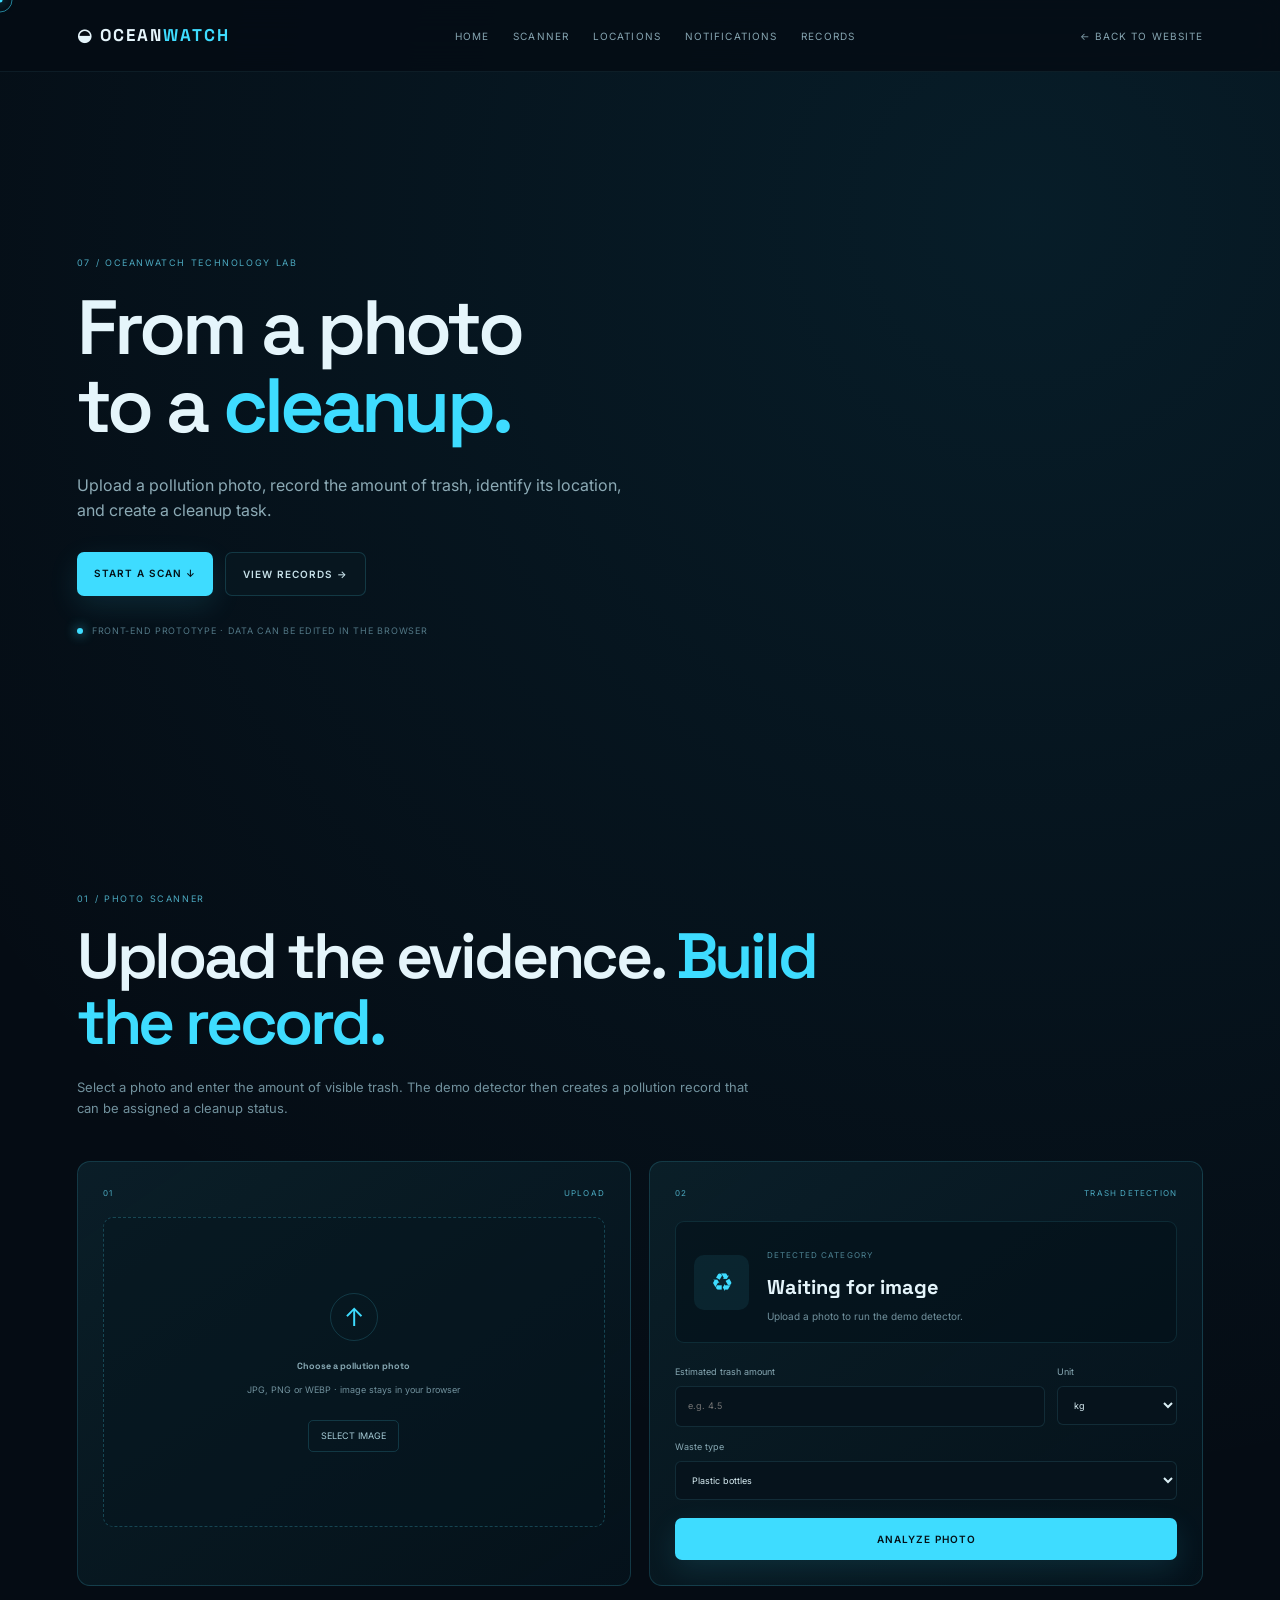
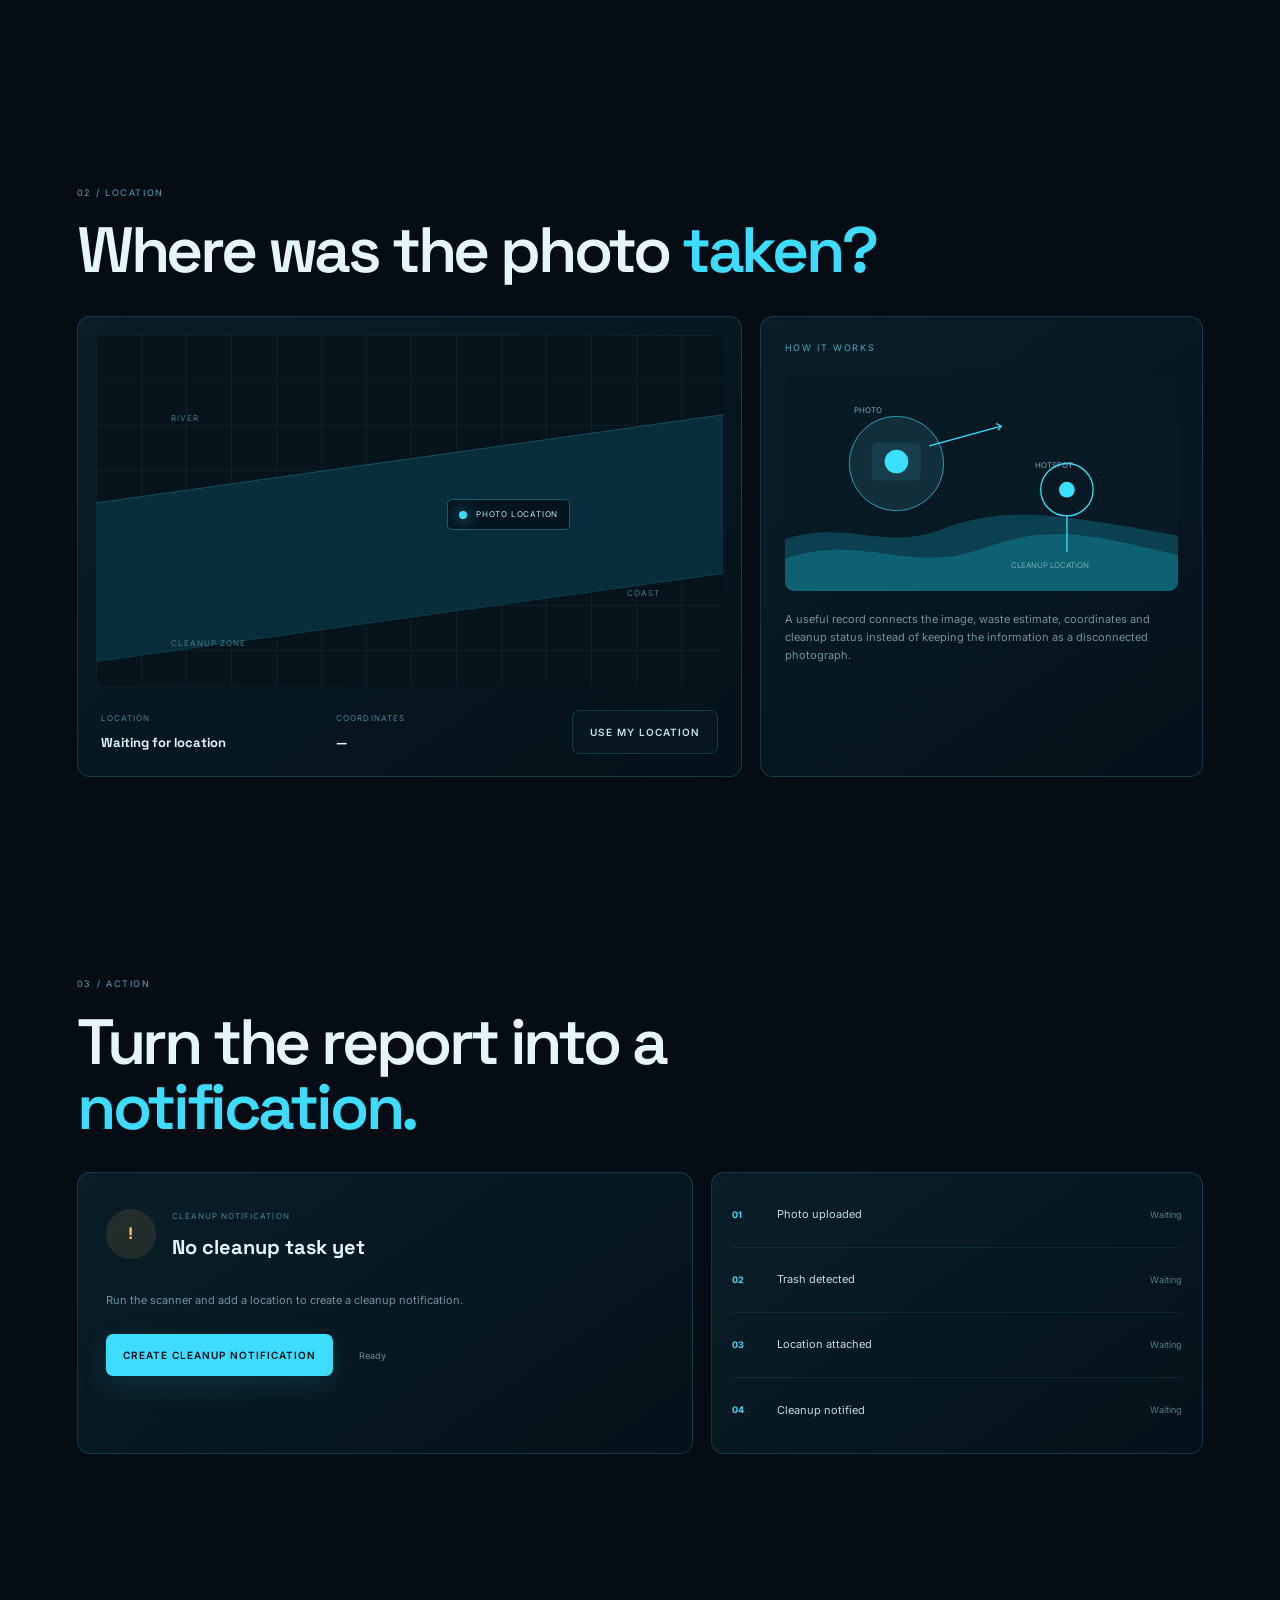
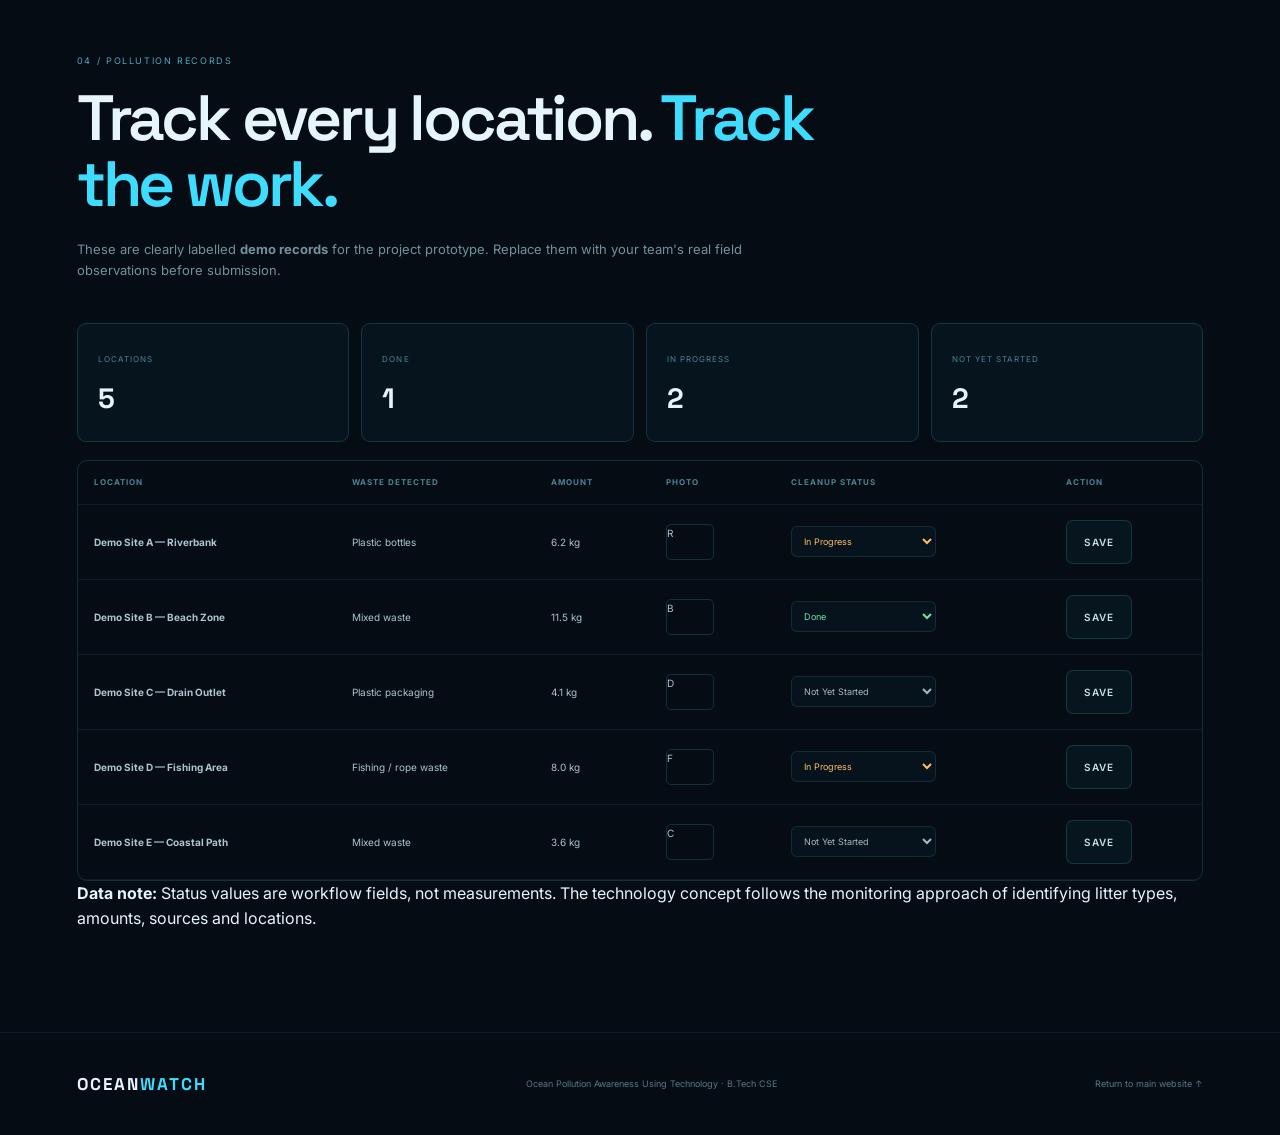
<file: technology.html>
<!DOCTYPE html>
<html lang="en">
<head>
    <meta charset="UTF-8">
    <meta name="viewport" content="width=device-width, initial-scale=1.0">

    <title>OceanWatch Technology Lab</title>

    <link rel="preconnect" href="https://fonts.googleapis.com">
    <link rel="preconnect" href="https://fonts.gstatic.com" crossorigin>
    <link
        href="https://fonts.googleapis.com/css2?family=Inter:wght@400;500;600;700&family=Space+Grotesk:wght@500;600;700&display=swap"
        rel="stylesheet"
    >

    <link rel="stylesheet" href="technology.css">
</head>

<body>
    <!-- Custom cursor -->
    <div class="cursor">
        <span class="cursor-dot"></span>
        <span class="cursor-ring"></span>
    </div>

    <!-- Navigation -->
    <header class="site-header">
        <a class="brand" href="index.html">
            ◒ OCEAN<span>WATCH</span>
        </a>

        <nav class="main-nav">
            <a href="index.html">Home</a>
            <a href="#scanner">Scanner</a>
            <a href="#locations">Locations</a>
            <a href="#notifications">Notifications</a>
            <a href="#records">Records</a>
        </nav>

        <a class="back-link" href="index.html">
            ← Back to website
        </a>
    </header>

    <main>
        <!-- Hero -->
        <section class="hero">
            <div class="hero-copy">
                <p class="eyebrow">07 / OCEANWATCH TECHNOLOGY LAB</p>

                <h1>
                    From a photo
                    <br>
                    to a <span>cleanup.</span>
                </h1>

                <p class="hero-description">
                    Upload a pollution photo, record the amount of trash,
                    identify its location, and create a cleanup task.
                </p>

                <div class="hero-buttons">
                    <a class="button primary" href="#scanner">
                        Start a scan ↓
                    </a>

                    <a class="button secondary" href="#records">
                        View records →
                    </a>
                </div>

                <div class="hero-note">
                    <span class="live-dot"></span>
                    Front-end prototype · data can be edited in the browser
                </div>
            </div>


        </section>

        <!-- Main scanner -->
        <section class="page-section" id="scanner">
            <div class="section-heading">
                <p class="eyebrow">01 / PHOTO SCANNER</p>

                <h2>
                    Upload the evidence.
                    <span>Build the record.</span>
                </h2>

                <p>
                    Select a photo and enter the amount of visible trash.
                    The demo detector then creates a pollution record that
                    can be assigned a cleanup status.
                </p>
            </div>

            <div class="scanner-layout">
                <!-- Upload panel -->
                <article class="panel upload-panel">
                    <div class="panel-topline">
                        <span>01</span>
                        <span>UPLOAD</span>
                    </div>

                    <label class="upload-area" for="photoInput">
                        <div class="upload-icon">↑</div>

                        <strong>Choose a pollution photo</strong>

                        <small>
                            JPG, PNG or WEBP · image stays in your browser
                        </small>

                        <span class="upload-button">
                            Select image
                        </span>
                    </label>

                    <input
                        id="photoInput"
                        type="file"
                        accept="image/png,image/jpeg,image/webp"
                        hidden
                    >

                    <div class="preview-box" id="previewBox">
                        <span>No image selected</span>
                    </div>
                </article>

                <!-- Detection panel -->
                <article class="panel detection-panel">
                    <div class="panel-topline">
                        <span>02</span>
                        <span>TRASH DETECTION</span>
                    </div>

                    <div class="detection-result">
                        <div class="trash-icon">♻</div>

                        <div>
                            <small>DETECTED CATEGORY</small>
                            <h3 id="trashType">Waiting for image</h3>
                            <p id="detectionMessage">
                                Upload a photo to run the demo detector.
                            </p>
                        </div>
                    </div>

                    <div class="field-row">
                        <label>
                            Estimated trash amount
                            <input
                                id="trashAmount"
                                type="number"
                                min="0"
                                step="0.1"
                                placeholder="e.g. 4.5"
                            >
                        </label>

                        <label>
                            Unit
                            <select id="trashUnit">
                                <option value="kg">kg</option>
                                <option value="items">items</option>
                                <option value="bags">bags</option>
                            </select>
                        </label>
                    </div>

                    <label class="full-field">
                        Waste type
                        <select id="wasteType">
                            <option>Plastic bottles</option>
                            <option>Plastic packaging</option>
                            <option>Fishing / rope waste</option>
                            <option>Mixed waste</option>
                            <option>Glass / metal</option>
                            <option>Other</option>
                        </select>
                    </label>

                    <button class="button primary full-button" id="analyzeButton">
                        Analyze photo
                    </button>
                </article>
            </div>
        </section>

        <!-- Location -->
        <section class="page-section" id="locations">
            <div class="section-heading compact">
                <p class="eyebrow">02 / LOCATION</p>

                <h2>
                    Where was the photo
                    <span>taken?</span>
                </h2>
            </div>

            <div class="location-layout">
                <article class="panel location-panel">
                    <div class="location-map">
                        <div class="map-grid"></div>
                        <div class="map-water"></div>

                        <div class="map-pin">
                            <span></span>
                            PHOTO LOCATION
                        </div>

                        <div class="map-label label-one">RIVER</div>
                        <div class="map-label label-two">COAST</div>
                        <div class="map-label label-three">CLEANUP ZONE</div>
                    </div>

                    <div class="location-details">
                        <div>
                            <small>LOCATION</small>
                            <strong id="locationText">
                                Waiting for location
                            </strong>
                        </div>

                        <div>
                            <small>COORDINATES</small>
                            <strong id="coordinateText">
                                —
                            </strong>
                        </div>

                        <button class="button secondary" id="locationButton">
                            Use my location
                        </button>
                    </div>
                </article>

                <article class="panel image-story">
                    <p class="eyebrow">HOW IT WORKS</p>

                    <div class="story-image">
                        <svg viewBox="0 0 600 330" role="img" aria-label="Illustration of a pollution photo becoming a map record">
                            <rect width="600" height="330" rx="18" fill="#071923"/>
                            <path d="M0 250 C100 220 150 270 240 235 S410 210 600 245 V330 H0Z" fill="#0a4050"/>
                            <path d="M0 280 C120 240 190 305 300 265 S470 245 600 275 V330 H0Z" fill="#0d6172"/>

                            <circle cx="170" cy="135" r="72" fill="#102f3b" stroke="#35d8fa"/>
                            <rect x="132" y="103" width="75" height="58" rx="8" fill="#183e4c"/>
                            <circle cx="170" cy="132" r="18" fill="#39dfff"/>
                            <path d="M220 108 L330 78" stroke="#39dfff" stroke-width="2"/>
                            <path d="M330 78 L322 74 M330 78 L325 84" stroke="#39dfff" stroke-width="2"/>

                            <circle cx="430" cy="175" r="40" fill="#081923" stroke="#39dfff" stroke-width="2"/>
                            <circle cx="430" cy="175" r="12" fill="#39dfff"/>
                            <path d="M430 215 L430 270" stroke="#39dfff" stroke-width="2"/>

                            <text x="106" y="58" fill="#76a8b6" font-size="12" font-family="Inter">PHOTO</text>
                            <text x="382" y="142" fill="#76a8b6" font-size="12" font-family="Inter">HOTSPOT</text>
                            <text x="344" y="295" fill="#76a8b6" font-size="12" font-family="Inter">CLEANUP LOCATION</text>
                        </svg>
                    </div>

                    <p>
                        A useful record connects the image, waste estimate,
                        coordinates and cleanup status instead of keeping
                        the information as a disconnected photograph.
                    </p>
                </article>
            </div>
        </section>

        <!-- Notification -->
        <section class="page-section" id="notifications">
            <div class="section-heading compact">
                <p class="eyebrow">03 / ACTION</p>

                <h2>
                    Turn the report into a
                    <span>notification.</span>
                </h2>
            </div>

            <div class="action-grid">
                <article class="panel notification-panel">
                    <div class="notification-top">
                        <div class="notification-symbol">!</div>

                        <div>
                            <small>CLEANUP NOTIFICATION</small>
                            <h3 id="notificationTitle">
                                No cleanup task yet
                            </h3>
                        </div>
                    </div>

                    <p id="notificationText">
                        Run the scanner and add a location to create a
                        cleanup notification.
                    </p>

                    <button class="button primary" id="notifyButton">
                        Create cleanup notification
                    </button>

                    <div class="notification-status" id="notificationStatus">
                        Ready
                    </div>
                </article>

                <article class="panel action-steps">
                    <div class="action-step">
                        <b>01</b>
                        <span>Photo uploaded</span>
                        <em id="stepPhoto">Waiting</em>
                    </div>

                    <div class="action-step">
                        <b>02</b>
                        <span>Trash detected</span>
                        <em id="stepTrash">Waiting</em>
                    </div>

                    <div class="action-step">
                        <b>03</b>
                        <span>Location attached</span>
                        <em id="stepLocation">Waiting</em>
                    </div>

                    <div class="action-step">
                        <b>04</b>
                        <span>Cleanup notified</span>
                        <em id="stepNotify">Waiting</em>
                    </div>
                </article>
            </div>
        </section>

        <!-- Records -->
        <section class="page-section" id="records">
            <div class="section-heading">
                <p class="eyebrow">04 / POLLUTION RECORDS</p>

                <h2>
                    Track every location.
                    <span>Track the work.</span>
                </h2>

                <p>
                    These are clearly labelled <b>demo records</b> for the
                    project prototype. Replace them with your team's real
                    field observations before submission.
                </p>
            </div>

            <div class="record-summary">
                <div>
                    <small>LOCATIONS</small>
                    <strong id="recordCount">0</strong>
                </div>

                <div>
                    <small>DONE</small>
                    <strong id="doneCount">0</strong>
                </div>

                <div>
                    <small>IN PROGRESS</small>
                    <strong id="progressCount">0</strong>
                </div>

                <div>
                    <small>NOT YET STARTED</small>
                    <strong id="notStartedCount">0</strong>
                </div>
            </div>

            <div class="records-table-wrap">
                <table class="records-table">
                    <thead>
                        <tr>
                            <th>Location</th>
                            <th>Waste detected</th>
                            <th>Amount</th>
                            <th>Photo</th>
                            <th>Cleanup status</th>
                            <th>Action</th>
                        </tr>
                    </thead>

                    <tbody id="recordsBody">
                        <!-- JavaScript inserts the demo records here -->
                    </tbody>
                </table>
            </div>

            <div class="records-note">
                <strong>Data note:</strong>
                Status values are workflow fields, not measurements.
                The technology concept follows the monitoring approach of
                identifying litter types, amounts, sources and locations.
            </div>
        </section>
    </main>

    <footer class="site-footer">
        <div class="brand">
            OCEAN<span>WATCH</span>
        </div>

        <p>
            Ocean Pollution Awareness Using Technology · B.Tech CSE
        </p>

        <a href="index.html">
            Return to main website ↑
        </a>
    </footer>

    <script src="technology.js"></script>
</body>
</html>
</file>
<file: technology.css>
/* ==========================================================
   OceanWatch Technology Lab
   This stylesheet is intentionally written in sections so that
   students can easily understand and edit the design.
   ========================================================== */

/* ---------- Base ---------- */

:root {
    --background: #050c14;
    --panel: #071923;
    --panel-light: #0b2430;
    --line: rgba(72, 209, 239, 0.18);
    --text: #e5f5fb;
    --muted: #71919d;
    --cyan: #3edcff;
    --green: #6fe4a8;
    --orange: #ffbd65;
    --red: #ff7373;
}

* {
    box-sizing: border-box;
}

html {
    scroll-behavior: smooth;
}

body {
    margin: 0;
    background:
        radial-gradient(circle at 80% 5%, rgba(24, 167, 207, 0.11), transparent 30%),
        var(--background);
    color: var(--text);
    font-family: "Inter", Arial, sans-serif;
    line-height: 1.6;
}

a {
    color: inherit;
}

button,
input,
select {
    font: inherit;
}

/* ---------- Header ---------- */

.site-header {
    position: sticky;
    top: 0;
    z-index: 20;

    min-height: 72px;
    padding: 0 6vw;

    display: flex;
    align-items: center;
    justify-content: space-between;
    gap: 24px;

    background: rgba(5, 12, 20, 0.86);
    border-bottom: 1px solid rgba(120, 220, 240, 0.08);
    backdrop-filter: blur(18px);
}

.brand {
    text-decoration: none;
    font-family: "Space Grotesk", sans-serif;
    font-size: 17px;
    font-weight: 700;
    letter-spacing: 0.12em;
}

.brand span {
    color: var(--cyan);
}

.main-nav {
    display: flex;
    gap: 24px;
}

.main-nav a,
.back-link {
    color: #86a5b1;
    font-size: 10px;
    text-decoration: none;
    text-transform: uppercase;
    letter-spacing: 0.11em;
}

.main-nav a:hover,
.back-link:hover {
    color: var(--cyan);
}

/* ---------- Hero ---------- */

.hero {
    max-width: 1400px;
    margin: 0 auto;

    min-height: 720px;
    padding: 110px 6vw 80px;

    display: grid;
    grid-template-columns: 1fr 0.9fr;
    align-items: center;
    gap: 70px;
}

.eyebrow {
    margin: 0 0 18px;

    color: #4ca9c0;
    font-size: 9px;
    letter-spacing: 0.18em;
}

.hero h1,
.section-heading h2 {
    margin: 0;

    font-family: "Space Grotesk", sans-serif;
    font-weight: 600;
    line-height: 1.02;
    letter-spacing: -0.05em;
}

.hero h1 {
    max-width: 720px;
    font-size: clamp(48px, 6vw, 88px);
}

.hero h1 span,
.section-heading h2 span {
    color: var(--cyan);
}

.hero-description {
    max-width: 590px;
    margin: 28px 0;

    color: #8caab5;
    font-size: 16px;
}

.hero-buttons {
    display: flex;
    flex-wrap: wrap;
    gap: 12px;
}

.button {
    border: 0;
    border-radius: 7px;

    padding: 13px 17px;

    cursor: pointer;
    text-decoration: none;

    font-size: 10px;
    font-weight: 600;
    letter-spacing: 0.1em;
    text-transform: uppercase;

    transition:
        transform 180ms ease,
        box-shadow 180ms ease,
        border-color 180ms ease;
}

.button:hover {
    transform: translateY(-2px);
}

.button.primary {
    background: var(--cyan);
    color: #031017;
    box-shadow: 0 10px 30px rgba(62, 220, 255, 0.12);
}

.button.secondary {
    border: 1px solid var(--line);
    background: rgba(8, 24, 33, 0.8);
    color: #c6e0e8;
}

.hero-note {
    display: flex;
    align-items: center;
    gap: 9px;

    margin-top: 28px;

    color: #527785;
    font-size: 9px;
    letter-spacing: 0.08em;
    text-transform: uppercase;
}

.live-dot {
    width: 6px;
    height: 6px;
    border-radius: 50%;
    background: var(--cyan);
    box-shadow: 0 0 12px var(--cyan);
}

/* ---------- Page sections ---------- */

.page-section {
    max-width: 1400px;
    margin: 0 auto;
    padding: 100px 6vw;
}

.section-heading {
    max-width: 800px;
    margin-bottom: 42px;
}

.section-heading h2 {
    font-size: clamp(38px, 5vw, 67px);
}

.section-heading > p:last-child {
    max-width: 690px;
    margin-top: 22px;

    color: var(--muted);
    font-size: 13px;
}

.section-heading.compact {
    margin-bottom: 32px;
}

/* ---------- Panels ---------- */

.panel {
    border: 1px solid var(--line);
    border-radius: 13px;

    background:
        linear-gradient(
            145deg,
            rgba(11, 32, 42, 0.92),
            rgba(5, 18, 27, 0.9)
        );

    overflow: hidden;
}

.panel-topline {
    display: flex;
    justify-content: space-between;

    padding-bottom: 18px;

    color: #4ca9c0;
    font-size: 8px;
    letter-spacing: 0.15em;
}

/* ---------- Scanner ---------- */

.scanner-layout {
    display: grid;
    grid-template-columns: 1fr 1fr;
    gap: 18px;
}

.upload-panel,
.detection-panel {
    padding: 25px;
}

.upload-area {
    min-height: 310px;

    display: flex;
    flex-direction: column;
    align-items: center;
    justify-content: center;
    gap: 10px;

    border: 1px dashed rgba(72, 209, 239, 0.25);
    border-radius: 10px;

    cursor: pointer;

    background: rgba(6, 22, 31, 0.55);

    transition:
        border-color 200ms ease,
        background 200ms ease;
}

.upload-area:hover {
    border-color: var(--cyan);
    background: rgba(20, 67, 80, 0.25);
}

.upload-icon {
    width: 48px;
    height: 48px;

    display: grid;
    place-items: center;

    border: 1px solid var(--line);
    border-radius: 50%;

    color: var(--cyan);
    font-size: 25px;
}

.upload-area strong {
    margin-top: 8px;
    font-family: "Space Grotesk", sans-serif;
}

.upload-area small {
    color: var(--muted);
    font-size: 9px;
}

.upload-button {
    margin-top: 12px;
    padding: 8px 12px;

    border: 1px solid var(--line);
    border-radius: 5px;

    color: #a6cbd6;
    font-size: 9px;
    text-transform: uppercase;
}

.preview-box {
    display: none;
    margin-top: 14px;
    overflow: hidden;
    border-radius: 8px;
    border: 1px solid var(--line);
}

.preview-box.visible {
    display: block;
}

.preview-box img {
    display: block;
    width: 100%;
    max-height: 250px;
    object-fit: cover;

    animation: imageFade 450ms ease;
}

.preview-box span {
    display: block;
    padding: 12px;
    color: var(--muted);
    font-size: 9px;
}

@keyframes imageFade {
    from {
        opacity: 0;
        transform: scale(1.04);
    }

    to {
        opacity: 1;
        transform: scale(1);
    }
}

/* ---------- Detection ---------- */

.detection-result {
    min-height: 110px;
    margin: 4px 0 22px;
    padding: 18px;

    display: flex;
    align-items: center;
    gap: 18px;

    border: 1px solid rgba(72, 209, 239, 0.12);
    border-radius: 9px;

    background: rgba(4, 18, 26, 0.6);
}

.trash-icon {
    width: 55px;
    height: 55px;

    display: grid;
    place-items: center;

    border-radius: 10px;

    background: rgba(62, 220, 255, 0.08);
    color: var(--cyan);
    font-size: 25px;
}

.detection-result small,
.notification-panel small,
.record-summary small,
.location-details small {
    color: #4d8292;
    font-size: 8px;
    letter-spacing: 0.13em;
}

.detection-result h3 {
    margin: 5px 0;

    font-family: "Space Grotesk", sans-serif;
    font-size: 20px;
}

.detection-result p {
    margin: 0;
    color: var(--muted);
    font-size: 10px;
}

.field-row {
    display: grid;
    grid-template-columns: 1fr 120px;
    gap: 12px;
}

label {
    color: #88a9b4;
    font-size: 9px;
}

input,
select {
    width: 100%;
    margin-top: 7px;

    border: 1px solid rgba(91, 198, 220, 0.14);
    border-radius: 6px;

    padding: 12px;

    outline: none;

    background: #06131c;
    color: #d9eef4;
}

input:focus,
select:focus {
    border-color: rgba(62, 220, 255, 0.55);
}

.full-field {
    display: block;
    margin-top: 13px;
}

.full-button {
    width: 100%;
    margin-top: 18px;
}

/* ---------- Location ---------- */

.location-layout {
    display: grid;
    grid-template-columns: 1.2fr 0.8fr;
    gap: 18px;
}

.location-panel {
    padding: 18px;
}

.location-map {
    position: relative;
    height: 350px;
    overflow: hidden;

    border-radius: 9px;

    background: #07131b;
}

.map-grid {
    position: absolute;
    inset: 0;

    background-image:
        linear-gradient(
            rgba(81, 181, 202, 0.08) 1px,
            transparent 1px
        ),
        linear-gradient(
            90deg,
            rgba(81, 181, 202, 0.08) 1px,
            transparent 1px
        );

    background-size: 45px 45px;
}

.map-water {
    position: absolute;
    left: -10%;
    top: 35%;

    width: 125%;
    height: 45%;

    transform: rotate(-8deg);

    background: #092d3a;
    border-top: 1px solid rgba(64, 220, 255, 0.2);
    border-bottom: 1px solid rgba(64, 220, 255, 0.08);
}

.map-pin {
    position: absolute;
    left: 56%;
    top: 47%;

    display: flex;
    align-items: center;
    gap: 9px;

    padding: 8px 11px;

    border: 1px solid rgba(62, 220, 255, 0.35);
    border-radius: 5px;

    background: rgba(3, 17, 25, 0.85);

    color: #b8e5ee;
    font-size: 8px;
    letter-spacing: 0.1em;
}

.map-pin span {
    width: 8px;
    height: 8px;

    border-radius: 50%;

    background: var(--cyan);
    box-shadow: 0 0 16px var(--cyan);
}

.map-label {
    position: absolute;
    color: #3d7b89;
    font-size: 8px;
    letter-spacing: 0.12em;
}

.label-one {
    left: 12%;
    top: 22%;
}

.label-two {
    right: 10%;
    top: 72%;
}

.label-three {
    left: 12%;
    bottom: 10%;
}

.location-details {
    padding: 18px 5px 4px;

    display: grid;
    grid-template-columns: 1fr 1fr auto;
    align-items: end;
    gap: 18px;
}

.location-details strong {
    display: block;
    margin-top: 5px;

    font-family: "Space Grotesk", sans-serif;
    font-size: 13px;
}

/* ---------- Story image ---------- */

.image-story {
    padding: 24px;
}

.story-image {
    margin: 20px 0;
    overflow: hidden;
    border-radius: 9px;
}

.story-image svg {
    display: block;
    width: 100%;

    transition: transform 500ms ease;
}

.story-image:hover svg {
    transform: scale(1.025);
}

.image-story > p:last-child {
    color: var(--muted);
    font-size: 11px;
}

/* ---------- Notification ---------- */

.action-grid {
    display: grid;
    grid-template-columns: 1fr 0.8fr;
    gap: 18px;
}

.notification-panel {
    padding: 28px;
}

.notification-top {
    display: flex;
    gap: 16px;
    align-items: center;
}

.notification-symbol {
    width: 50px;
    height: 50px;

    display: grid;
    place-items: center;

    border-radius: 50%;

    background: rgba(255, 189, 101, 0.1);
    color: var(--orange);
    font-weight: 700;
}

.notification-panel h3 {
    margin: 4px 0;

    font-family: "Space Grotesk", sans-serif;
    font-size: 20px;
}

.notification-panel > p {
    max-width: 620px;
    margin: 25px 0;

    color: var(--muted);
    font-size: 11px;
}

.notification-status {
    display: inline-block;
    margin-left: 12px;
    padding: 8px 10px;

    color: #67909d;
    font-size: 9px;
}

.action-steps {
    padding: 10px 20px;
}

.action-step {
    min-height: 65px;

    display: grid;
    grid-template-columns: 35px 1fr auto;
    align-items: center;
    gap: 10px;

    border-bottom: 1px solid rgba(120, 220, 240, 0.08);
}

.action-step:last-child {
    border-bottom: 0;
}

.action-step b {
    color: var(--cyan);
    font-size: 9px;
}

.action-step span {
    color: #c0dbe2;
    font-size: 11px;
}

.action-step em {
    color: #577c88;
    font-size: 9px;
    font-style: normal;
}

/* ---------- Records ---------- */

.record-summary {
    display: grid;
    grid-template-columns: repeat(4, 1fr);
    gap: 12px;
    margin-bottom: 18px;
}

.record-summary > div {
    padding: 20px;

    border: 1px solid var(--line);
    border-radius: 9px;

    background: rgba(8, 26, 36, 0.65);
}

.record-summary strong {
    display: block;
    margin-top: 7px;

    font-family: "Space Grotesk", sans-serif;
    font-size: 28px;
}

.records-table-wrap {
    overflow-x: auto;

    border: 1px solid var(--line);
    border-radius: 10px;
}

.records-table {
    width: 100%;
    border-collapse: collapse;
    min-width: 900px;
}

.records-table th,
.records-table td {
    padding: 15px 16px;

    border-bottom: 1px solid rgba(120, 220, 240, 0.08);

    text-align: left;
    font-size: 10px;
}

.records-table th {
    color: #4c8493;
    font-size: 8px;
    letter-spacing: 0.13em;
    text-transform: uppercase;
}

.records-table td {
    color: #aac5cd;
}

.status-select {
    width: 145px;
    margin: 0;

    padding: 8px;

    font-size: 9px;
}

.record-photo {
    width: 48px;
    height: 36px;

    object-fit: cover;

    border-radius: 5px;
    border: 1px solid var(--line);
}

.status-done {
    color: var(--green) !important;
}

.status-progress {
    color: var(--orange) !important;
}

.status-not-started {
    color: #a3bac2 !important;
}

.record-note {
    margin-top: 16px;
    padding: 15px;

    border-left: 2px solid var(--cyan);

    color: #6d8f9a;
    font-size: 10px;

    background: rgba(43, 169, 198, 0.05);
}

/* ---------- Footer ---------- */

.site-footer {
    padding: 35px 6vw;

    display: flex;
    justify-content: space-between;
    align-items: center;
    gap: 20px;

    border-top: 1px solid rgba(120, 220, 240, 0.08);
}

.site-footer p,
.site-footer a {
    color: #567984;
    font-size: 9px;
    text-decoration: none;
}


/* ---------- Live data chart ---------- */

.live-chart-panel {
    padding: 25px;
}

.chart-toolbar {
    display: flex;
    justify-content: space-between;
    align-items: center;
    gap: 20px;
    margin-bottom: 28px;
}

.chart-toolbar small {
    display: block;
    color: #4d8292;
    font-size: 8px;
    letter-spacing: 0.13em;
}

.chart-toolbar strong {
    display: block;
    margin-top: 5px;
    font-family: "Space Grotesk", sans-serif;
    font-size: 18px;
}

.bar-chart {
    min-height: 300px;
    padding: 20px 10px 5px;

    display: flex;
    align-items: flex-end;
    gap: 18px;

    border-bottom: 1px solid rgba(120, 220, 240, 0.12);
}

.chart-bar {
    flex: 1;
    min-width: 55px;

    display: flex;
    flex-direction: column;
    align-items: center;
    justify-content: flex-end;
    gap: 8px;
}

.chart-bar-value {
    color: #a9dce7;
    font-size: 9px;
}

.chart-bar-fill {
    width: 100%;
    max-width: 78px;
    min-height: 4px;

    border-radius: 6px 6px 0 0;

    background: linear-gradient(
        to top,
        #146f88,
        #3edcff
    );

    box-shadow: 0 0 20px rgba(62, 220, 255, 0.12);

    transform-origin: bottom;
    animation: growBar 500ms ease both;
}

.chart-bar-label {
    width: 100px;

    color: #638692;
    font-size: 8px;
    text-align: center;
}

.chart-bar-status {
    color: #3d8190;
    font-size: 7px;
    text-transform: uppercase;
    letter-spacing: 0.08em;
}

@keyframes growBar {
    from {
        transform: scaleY(0);
    }

    to {
        transform: scaleY(1);
    }
}

@media (max-width: 650px) {
    .chart-toolbar {
        align-items: flex-start;
        flex-direction: column;
    }

    .bar-chart {
        overflow-x: auto;
        justify-content: flex-start;
    }

    .chart-bar {
        min-width: 75px;
    }
}

/* ---------- Custom cursor ---------- */

.cursor {
    position: fixed;
    inset: 0;

    pointer-events: none;
    z-index: 100;
}

.cursor-dot,
.cursor-ring {
    position: absolute;

    transform: translate(-50%, -50%);

    border-radius: 50%;
}

.cursor-dot {
    width: 5px;
    height: 5px;

    background: var(--cyan);
    box-shadow: 0 0 12px var(--cyan);
}

.cursor-ring {
    width: 25px;
    height: 25px;

    border: 1px solid rgba(62, 220, 255, 0.55);

    transition:
        width 160ms ease,
        height 160ms ease,
        border-color 160ms ease;
}

.cursor-ring.active {
    width: 42px;
    height: 42px;

    border-color: var(--cyan);
}

@media (pointer: coarse) {
    .cursor {
        display: none;
    }
}

/* ---------- Responsive layout ---------- */

@media (max-width: 950px) {
    .main-nav {
        display: none;
    }

    .hero,
    .scanner-layout,
    .location-layout,
    .action-grid {
        grid-template-columns: 1fr;
    }

    .hero {
        padding-top: 80px;
    }

    .location-details {
        grid-template-columns: 1fr;
    }

    .record-summary {
        grid-template-columns: 1fr 1fr;
    }
}

@media (max-width: 600px) {
    .site-header {
        padding: 0 20px;
    }

    .back-link {
        display: none;
    }

    .hero,
    .page-section {
        padding-left: 20px;
        padding-right: 20px;
    }

    .hero {
        min-height: auto;
        padding-top: 70px;
    }

    .field-row,
    .record-summary {
        grid-template-columns: 1fr;
    }

    .hero h1 {
        font-size: 48px;
    }
}
</file>
